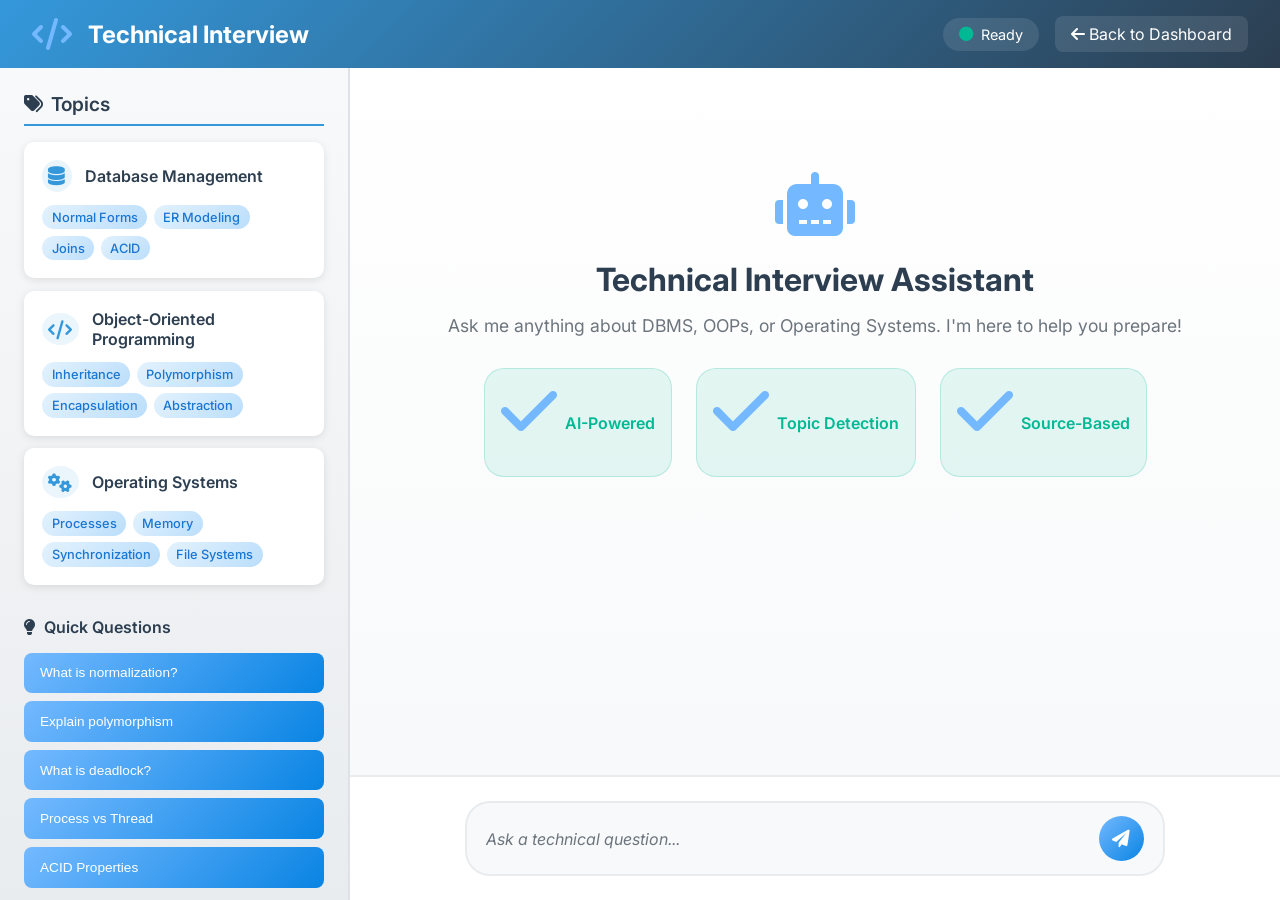
<file: backend/templates/rag_chat.html>
<!DOCTYPE html>
<html lang="en">
<head>
    <meta charset="UTF-8">
    <meta name="viewport" content="width=device-width, initial-scale=1.0">
    <title>Technical Interview - CS Interview Assistant</title>
    <link href="https://cdnjs.cloudflare.com/ajax/libs/font-awesome/6.0.0/css/all.min.css" rel="stylesheet">
    <link href="https://fonts.googleapis.com/css2?family=Inter:wght@300;400;500;600;700&display=swap" rel="stylesheet">
    <style>
        * {
            margin: 0;
            padding: 0;
            box-sizing: border-box;
        }

        body {
            font-family: 'Inter', sans-serif;
            background: linear-gradient(135deg, #667eea 0%, #764ba2 100%);
            min-height: 100vh;
            color: #333;
        }

        .container {
            display: flex;
            flex-direction: column;
            height: 100vh;
            max-width: 1400px;
            margin: 0 auto;
            background: rgba(255, 255, 255, 0.95);
            backdrop-filter: blur(20px);
            box-shadow: 0 20px 40px rgba(0, 0, 0, 0.1);
        }

        /* Header */
        .header {
            background: linear-gradient(135deg, #3498db 0%, #2c3e50 100%);
            color: white;
            padding: 1rem 2rem;
            box-shadow: 0 2px 10px rgba(0, 0, 0, 0.1);
            display: flex;
            justify-content: space-between;
            align-items: center;
        }

        .logo {
            display: flex;
            align-items: center;
            gap: 1rem;
        }

        .logo i {
            font-size: 2rem;
            color: #74b9ff;
        }

        .logo h1 {
            font-size: 1.5rem;
            font-weight: 700;
        }

        .header-controls {
            display: flex;
            align-items: center;
            gap: 1rem;
        }

        .status-indicator {
            display: flex;
            align-items: center;
            gap: 0.5rem;
            padding: 0.5rem 1rem;
            background: rgba(255, 255, 255, 0.1);
            border-radius: 25px;
            font-size: 0.9rem;
        }

        .status-ready { color: #00b894; }

        .back-btn {
            color: white;
            text-decoration: none;
            padding: 0.5rem 1rem;
            border-radius: 8px;
            background: rgba(255, 255, 255, 0.1);
            transition: all 0.3s ease;
        }

        .back-btn:hover {
            background: rgba(255, 255, 255, 0.2);
        }

        /* Main Content */
        .main-content {
            display: flex;
            flex: 1;
            overflow: hidden;
        }

        /* Sidebar */
        .sidebar {
            width: 350px;
            background: linear-gradient(180deg, #f8f9fa 0%, #e9ecef 100%);
            border-right: 2px solid #dee2e6;
            display: flex;
            flex-direction: column;
            overflow-y: auto;
        }

        .sidebar-content {
            padding: 1.5rem;
        }

        .sidebar h3 {
            color: #2c3e50;
            font-size: 1.2rem;
            font-weight: 600;
            margin-bottom: 1rem;
            padding-bottom: 0.5rem;
            border-bottom: 2px solid #3498db;
            display: flex;
            align-items: center;
            gap: 0.5rem;
        }

        .topics-list {
            display: flex;
            flex-direction: column;
            gap: 0.8rem;
            margin-bottom: 2rem;
        }

        .topic-card {
            background: white;
            border-radius: 10px;
            padding: 1rem;
            box-shadow: 0 2px 8px rgba(0, 0, 0, 0.1);
            border: 2px solid transparent;
            cursor: pointer;
            transition: all 0.3s ease;
        }

        .topic-card:hover {
            transform: translateY(-2px);
            box-shadow: 0 4px 15px rgba(0, 0, 0, 0.15);
            border-color: #74b9ff;
        }

        .topic-header {
            display: flex;
            align-items: center;
            gap: 0.8rem;
            font-weight: 600;
            color: #2c3e50;
            margin-bottom: 0.8rem;
        }

        .topic-header i {
            font-size: 1.2rem;
            color: #3498db;
            padding: 0.4rem;
            background: rgba(52, 152, 219, 0.1);
            border-radius: 50%;
        }

        .subtopics {
            display: flex;
            flex-wrap: wrap;
            gap: 0.4rem;
        }

        .subtopic {
            background: linear-gradient(135deg, #e3f2fd, #bbdefb);
            color: #1976d2;
            padding: 0.3rem 0.6rem;
            border-radius: 15px;
            font-size: 0.8rem;
            font-weight: 500;
        }

        .quick-questions h4 {
            color: #2c3e50;
            font-size: 1rem;
            font-weight: 600;
            margin-bottom: 1rem;
            display: flex;
            align-items: center;
            gap: 0.5rem;
        }

        .suggestion-btn {
            background: linear-gradient(135deg, #74b9ff, #0984e3);
            color: white;
            border: none;
            padding: 0.8rem 1rem;
            border-radius: 8px;
            font-size: 0.85rem;
            font-weight: 500;
            cursor: pointer;
            text-align: left;
            margin-bottom: 0.5rem;
            width: 100%;
            transition: all 0.3s ease;
        }

        .suggestion-btn:hover {
            transform: translateX(4px);
            box-shadow: 0 4px 12px rgba(116, 185, 255, 0.4);
        }

        /* Chat Section */
        .chat-section {
            flex: 1;
            display: flex;
            flex-direction: column;
            background: white;
        }

        .chat-container {
            display: flex;
            flex-direction: column;
            height: 100%;
        }

        .chat-messages {
            flex: 1;
            overflow-y: auto;
            padding: 1.5rem;
            background: linear-gradient(180deg, #ffffff 0%, #f8f9fa 100%);
        }

        .chat-messages::-webkit-scrollbar {
            width: 6px;
        }

        .chat-messages::-webkit-scrollbar-track {
            background: #f1f1f1;
            border-radius: 3px;
        }

        .chat-messages::-webkit-scrollbar-thumb {
            background: linear-gradient(var(--primary), #74b9ff);
            border-radius: 3px;
        }

        /* Welcome Message */
        .welcome-message {
            text-align: center;
            padding: 3rem 2rem;
            margin-top: 2rem;
        }

        .welcome-content i {
            font-size: 4rem;
            color: #74b9ff;
            margin-bottom: 1.5rem;
            animation: float 3s ease-in-out infinite;
        }

        @keyframes float {
            0%, 100% { transform: translateY(0px); }
            50% { transform: translateY(-8px); }
        }

        .welcome-content h2 {
            color: #2c3e50;
            margin-bottom: 1rem;
            font-size: 2rem;
            font-weight: 700;
        }

        .welcome-content p {
            color: #6c757d;
            font-size: 1.1rem;
            margin-bottom: 2rem;
        }

        .features {
            display: flex;
            justify-content: center;
            gap: 1.5rem;
            flex-wrap: wrap;
        }

        .feature {
            display: flex;
            align-items: center;
            gap: 0.5rem;
            color: #00b894;
            font-weight: 600;
            padding: 0.6rem 1rem;
            background: rgba(0, 184, 148, 0.1);
            border-radius: 20px;
            border: 1px solid rgba(0, 184, 148, 0.2);
        }

        /* Message Bubbles */
        .message {
            margin-bottom: 1.5rem;
            display: flex;
            gap: 1rem;
            animation: slideIn 0.3s ease-out;
        }

        @keyframes slideIn {
            from { opacity: 0; transform: translateY(15px); }
            to { opacity: 1; transform: translateY(0); }
        }

        .message.user {
            justify-content: flex-end;
        }

        .message.assistant {
            justify-content: flex-start;
        }

        .message-avatar {
            width: 45px;
            height: 45px;
            border-radius: 50%;
            display: flex;
            align-items: center;
            justify-content: center;
            color: white;
            font-size: 1.2rem;
            flex-shrink: 0;
            box-shadow: 0 2px 8px rgba(0, 0, 0, 0.1);
        }

        .message.user .message-avatar {
            background: linear-gradient(135deg, #a8e6cf, #7fcdcd);
        }

        .message.assistant .message-avatar {
            background: linear-gradient(135deg, #ffd93d, #ff6b6b);
        }

        .message-content {
            background: white;
            padding: 1.2rem 1.5rem;
            border-radius: 18px;
            max-width: 70%;
            box-shadow: 0 2px 8px rgba(0, 0, 0, 0.1);
            border: 1px solid #e9ecef;
        }

        .message.user .message-content {
            background: linear-gradient(135deg, #74b9ff, #0984e3);
            color: white;
            border: none;
        }

        .message.assistant .message-content {
            background: linear-gradient(135deg, #ffffff, #f8f9fa);
        }

        .message-text {
            line-height: 1.6;
            white-space: pre-wrap;
        }

        .message-meta {
            margin-top: 1rem;
            padding-top: 1rem;
            border-top: 1px solid rgba(0, 0, 0, 0.1);
            font-size: 0.85rem;
            opacity: 0.8;
        }

        .topic-badge {
            background: rgba(116, 185, 255, 0.15);
            color: #0984e3;
            padding: 0.3rem 0.8rem;
            border-radius: 12px;
            font-size: 0.8rem;
            font-weight: 600;
            margin-right: 0.5rem;
        }

        .sources-info {
            margin-top: 0.5rem;
            font-size: 0.8rem;
            opacity: 0.7;
            display: flex;
            align-items: center;
            gap: 0.4rem;
        }

        /* Chat Input */
        .chat-input-container {
            background: white;
            border-top: 2px solid #e9ecef;
            padding: 1.5rem;
        }

        .chat-input-wrapper {
            display: flex;
            gap: 1rem;
            align-items: center;
            background: #f8f9fa;
            border-radius: 25px;
            padding: 0.8rem 1.2rem;
            border: 2px solid #e9ecef;
            transition: all 0.3s ease;
            max-width: 700px;
            margin: 0 auto;
        }

        .chat-input-wrapper:focus-within {
            border-color: #74b9ff;
            background: white;
            box-shadow: 0 0 0 3px rgba(116, 185, 255, 0.1);
            transform: translateY(-1px);
        }

        #question-input {
            flex: 1;
            border: none;
            outline: none;
            background: transparent;
            font-size: 1rem;
            color: #2c3e50;
            font-family: inherit;
        }

        #question-input::placeholder {
            color: #6c757d;
            font-style: italic;
        }

        .send-btn {
            background: linear-gradient(135deg, #74b9ff, #0984e3);
            color: white;
            border: none;
            width: 45px;
            height: 45px;
            border-radius: 50%;
            cursor: pointer;
            display: flex;
            align-items: center;
            justify-content: center;
            transition: all 0.3s ease;
            flex-shrink: 0;
            font-size: 1.1rem;
        }

        .send-btn:hover {
            transform: scale(1.1);
            box-shadow: 0 4px 12px rgba(116, 185, 255, 0.4);
        }

        .send-btn:disabled {
            opacity: 0.6;
            cursor: not-allowed;
            transform: none;
        }

        .typing-indicator {
            color: #74b9ff;
            font-size: 0.9rem;
            display: flex;
            align-items: center;
            justify-content: center;
            gap: 0.3rem;
            font-weight: 500;
            margin-top: 0.8rem;
        }

        .typing-indicator i {
            animation: typing 1.4s infinite ease-in-out;
            font-size: 0.5rem;
        }

        .typing-indicator i:nth-child(1) { animation-delay: 0s; }
        .typing-indicator i:nth-child(2) { animation-delay: 0.2s; }
        .typing-indicator i:nth-child(3) { animation-delay: 0.4s; }

        @keyframes typing {
            0%, 60%, 100% { transform: translateY(0); }
            30% { transform: translateY(-6px); }
        }

        @media (max-width: 768px) {
            .sidebar {
                display: none;
            }
            
            .main-content {
                flex-direction: column;
            }
            
            .message-content {
                max-width: 85%;
            }
            
            .chat-messages {
                padding: 1rem;
            }
        }
    </style>
</head>
<body>
    <div class="container">
        <!-- Header -->
        <header class="header">
            <div class="logo">
                <i class="fas fa-code"></i>
                <h1>Technical Interview</h1>
            </div>
            <div class="header-controls">
                <span class="status-indicator" id="status-indicator">
                    <i class="fas fa-circle status-ready"></i> Ready
                </span>
                <a href="/dashboard" class="back-btn">
                    <i class="fas fa-arrow-left"></i> Back to Dashboard
                </a>
            </div>
        </header>

        <!-- Main Content -->
        <main class="main-content">
            <!-- Sidebar -->
            <aside class="sidebar">
                <div class="sidebar-content">
                    <h3><i class="fas fa-tags"></i> Topics</h3>
                    <div class="topics-list" id="topics-list">
                        <div class="topic-card" data-topic="DBMS">
                            <div class="topic-header">
                                <i class="fas fa-database"></i>
                                <span>Database Management</span>
                            </div>
                            <div class="subtopics">
                                <span class="subtopic">Normal Forms</span>
                                <span class="subtopic">ER Modeling</span>
                                <span class="subtopic">Joins</span>
                                <span class="subtopic">ACID</span>
                            </div>
                        </div>
                        
                        <div class="topic-card" data-topic="OOPs">
                            <div class="topic-header">
                                <i class="fas fa-code"></i>
                                <span>Object-Oriented Programming</span>
                            </div>
                            <div class="subtopics">
                                <span class="subtopic">Inheritance</span>
                                <span class="subtopic">Polymorphism</span>
                                <span class="subtopic">Encapsulation</span>
                                <span class="subtopic">Abstraction</span>
                            </div>
                        </div>
                        
                        <div class="topic-card" data-topic="OS">
                            <div class="topic-header">
                                <i class="fas fa-cogs"></i>
                                <span>Operating Systems</span>
                            </div>
                            <div class="subtopics">
                                <span class="subtopic">Processes</span>
                                <span class="subtopic">Memory</span>
                                <span class="subtopic">Synchronization</span>
                                <span class="subtopic">File Systems</span>
                            </div>
                        </div>
                    </div>

                    <div class="quick-questions">
                        <h4><i class="fas fa-lightbulb"></i> Quick Questions</h4>
                        <button class="suggestion-btn" data-question="What is normalization in DBMS?">
                            What is normalization?
                        </button>
                        <button class="suggestion-btn" data-question="Explain polymorphism in OOP">
                            Explain polymorphism
                        </button>
                        <button class="suggestion-btn" data-question="What is deadlock in operating systems?">
                            What is deadlock?
                        </button>
                        <button class="suggestion-btn" data-question="Difference between process and thread">
                            Process vs Thread
                        </button>
                        <button class="suggestion-btn" data-question="What are ACID properties?">
                            ACID Properties
                        </button>
                    </div>
                </div>
            </aside>

            <!-- Chat Area -->
            <section class="chat-section">
                <div class="chat-container">
                    <div class="chat-messages" id="chat-messages">
                        <div class="welcome-message">
                            <div class="welcome-content">
                                <i class="fas fa-robot"></i>
                                <h2>Technical Interview Assistant</h2>
                                <p>Ask me anything about DBMS, OOPs, or Operating Systems. I'm here to help you prepare!</p>
                                <div class="features">
                                    <span class="feature"><i class="fas fa-check"></i> AI-Powered</span>
                                    <span class="feature"><i class="fas fa-check"></i> Topic Detection</span>
                                    <span class="feature"><i class="fas fa-check"></i> Source-Based</span>
                                </div>
                            </div>
                        </div>
                    </div>

                    <div class="chat-input-container">
                        <div class="chat-input-wrapper">
                            <input type="text" 
                                   id="question-input" 
                                   placeholder="Ask a technical question..."
                                   autocomplete="off">
                            <button id="send-button" class="send-btn">
                                <i class="fas fa-paper-plane"></i>
                            </button>
                        </div>
                        <div class="typing-indicator" id="typing-indicator" style="display: none;">
                            <i class="fas fa-circle"></i>
                            <i class="fas fa-circle"></i>
                            <i class="fas fa-circle"></i>
                            AI is thinking...
                        </div>
                    </div>
                </div>
            </section>
        </main>
    </div>

    <script>
        // Global variables
        let isProcessing = false;

        // DOM elements
        const questionInput = document.getElementById('question-input');
        const sendButton = document.getElementById('send-button');
        const chatMessages = document.getElementById('chat-messages');
        const typingIndicator = document.getElementById('typing-indicator');

        // Initialize the application
        document.addEventListener('DOMContentLoaded', function() {
            setupEventListeners();
        });

        function setupEventListeners() {
            // Send button click
            sendButton.addEventListener('click', handleSendMessage);
            
            // Enter key press
            questionInput.addEventListener('keypress', function(e) {
                if (e.key === 'Enter' && !e.shiftKey) {
                    e.preventDefault();
                    handleSendMessage();
                }
            });
            
            // Suggestion buttons
            document.querySelectorAll('.suggestion-btn').forEach(btn => {
                btn.addEventListener('click', function() {
                    questionInput.value = this.dataset.question;
                    questionInput.focus();
                    handleSendMessage();
                });
            });
            
            // Topic cards
            document.querySelectorAll('.topic-card').forEach(card => {
                card.addEventListener('click', function() {
                    // Remove active class from all cards
                    document.querySelectorAll('.topic-card').forEach(c => c.classList.remove('active'));
                    // Add active class to clicked card
                    this.classList.add('active');
                });
            });
        }

        async function handleSendMessage() {
            const question = questionInput.value.trim();
            
            if (!question || isProcessing) return;
            
            // Clear input and disable send button
            questionInput.value = '';
            sendButton.disabled = true;
            isProcessing = true;
            
            // Add user message to chat
            addMessageToChat('user', question);
            
            // Show typing indicator
            showTypingIndicator();
            
            try {
                const response = await fetch('/api/query', {
                    method: 'POST',
                    headers: { 'Content-Type': 'application/json' },
                    body: JSON.stringify({ query: question })
                });
                
                const data = await response.json();
                
                if (data.success) {
                    addMessageToChat('assistant', data.answer, {
                        topic: data.detected_topic,
                        subtopic: data.detected_subtopic,
                        sourceCount: data.source_count,
                        sources: data.sources
                    });
                } else {
                    addMessageToChat('assistant', `Sorry, I encountered an error: ${data.error}`, { isError: true });
                }
                
            } catch (error) {
                console.error('Error:', error);
                addMessageToChat('assistant', 'Connection error. Please try again.', { isError: true });
            } finally {
                hideTypingIndicator();
                isProcessing = false;
                sendButton.disabled = false;
                questionInput.focus();
            }
        }

        function addMessageToChat(sender, text, metadata = {}) {
            // Remove welcome message if this is the first real message
            const welcomeMessage = document.querySelector('.welcome-message');
            if (welcomeMessage && sender === 'user') {
                welcomeMessage.remove();
            }
            
            const messageDiv = document.createElement('div');
            messageDiv.className = `message ${sender}`;
            
            let avatarIcon = sender === 'user' ? 'fa-user' : 'fa-robot';
            let messageHTML = `
                <div class="message-avatar">
                    <i class="fas ${avatarIcon}"></i>
                </div>
                <div class="message-content">
                    <div class="message-text">${formatMessageText(text)}</div>
            `;
            
            // Add metadata for assistant messages
            if (sender === 'assistant' && !metadata.isError) {
                messageHTML += `<div class="message-meta">`;
                
                if (metadata.topic) {
                    messageHTML += `<span class="topic-badge">${metadata.topic}`;
                    if (metadata.subtopic) {
                        messageHTML += ` → ${metadata.subtopic}`;
                    }
                    messageHTML += `</span>`;
                }
                
                if (metadata.sourceCount) {
                    messageHTML += `<div class="sources-info">
                        <i class="fas fa-book"></i> Based on ${metadata.sourceCount} sources
                    </div>`;
                }
                
                messageHTML += `</div>`;
            }
            
            messageHTML += `</div>`;
            messageDiv.innerHTML = messageHTML;
            
            chatMessages.appendChild(messageDiv);
            chatMessages.scrollTop = chatMessages.scrollHeight;
        }

        function formatMessageText(text) {
            return text
                .replace(/\n/g, '<br>')
                .replace(/\*\*(.*?)\*\*/g, '<strong>$1</strong>')
                .replace(/\*(.*?)\*/g, '<em>$1</em>')
                .replace(/`(.*?)`/g, '<code style="background: #f1f3f4; padding: 2px 4px; border-radius: 3px;">$1</code>');
        }

        function showTypingIndicator() {
            typingIndicator.style.display = 'flex';
        }

        function hideTypingIndicator() {
            typingIndicator.style.display = 'none';
        }
    </script>
</body>
</html>
</file>
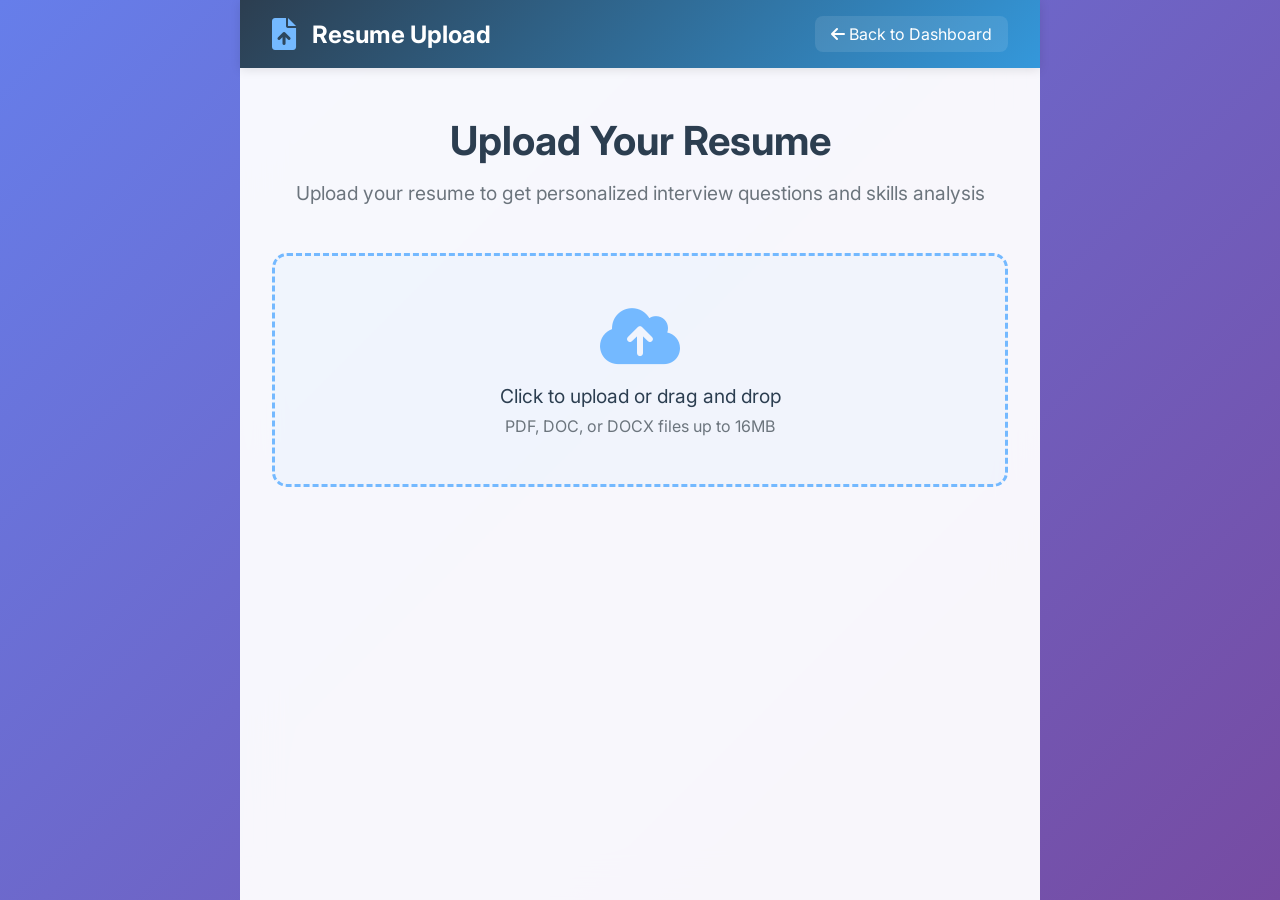
<file: backend/templates/resume_upload.html>
<!DOCTYPE html>
<html lang="en">
<head>
    <meta charset="UTF-8">
    <meta name="viewport" content="width=device-width, initial-scale=1.0">
    <title>Resume Upload - CS Interview Assistant</title>
    <link href="https://cdnjs.cloudflare.com/ajax/libs/font-awesome/6.0.0/css/all.min.css" rel="stylesheet">
    <link href="https://fonts.googleapis.com/css2?family=Inter:wght@300;400;500;600;700&display=swap" rel="stylesheet">
    <style>
        * {
            margin: 0;
            padding: 0;
            box-sizing: border-box;
        }

        body {
            font-family: 'Inter', sans-serif;
            background: linear-gradient(135deg, #667eea 0%, #764ba2 100%);
            min-height: 100vh;
            color: #333;
        }

        .container {
            max-width: 800px;
            margin: 0 auto;
            background: rgba(255, 255, 255, 0.95);
            backdrop-filter: blur(20px);
            min-height: 100vh;
        }

        .header {
            background: linear-gradient(135deg, #2c3e50 0%, #3498db 100%);
            color: white;
            padding: 1rem 2rem;
            box-shadow: 0 2px 10px rgba(0, 0, 0, 0.1);
            display: flex;
            justify-content: space-between;
            align-items: center;
        }

        .logo {
            display: flex;
            align-items: center;
            gap: 1rem;
        }

        .logo i {
            font-size: 2rem;
            color: #74b9ff;
        }

        .logo h1 {
            font-size: 1.5rem;
            font-weight: 700;
        }

        .back-btn {
            color: white;
            text-decoration: none;
            padding: 0.5rem 1rem;
            border-radius: 8px;
            background: rgba(255, 255, 255, 0.1);
            transition: all 0.3s ease;
        }

        .back-btn:hover {
            background: rgba(255, 255, 255, 0.2);
        }

        .main-content {
            padding: 3rem 2rem;
        }

        .upload-section {
            text-align: center;
            margin-bottom: 3rem;
        }

        .upload-section h2 {
            font-size: 2.5rem;
            color: #2c3e50;
            margin-bottom: 1rem;
        }

        .upload-section p {
            font-size: 1.2rem;
            color: #6c757d;
            margin-bottom: 3rem;
        }

        .upload-area {
            border: 3px dashed #74b9ff;
            border-radius: 15px;
            padding: 3rem 2rem;
            background: rgba(116, 185, 255, 0.05);
            transition: all 0.3s ease;
            cursor: pointer;
            margin-bottom: 2rem;
        }

        .upload-area:hover, .upload-area.dragover {
            border-color: #0984e3;
            background: rgba(116, 185, 255, 0.1);
            transform: translateY(-2px);
        }

        .upload-icon {
            font-size: 4rem;
            color: #74b9ff;
            margin-bottom: 1rem;
        }

        .upload-text {
            font-size: 1.2rem;
            color: #2c3e50;
            margin-bottom: 0.5rem;
        }

        .upload-subtext {
            color: #6c757d;
            font-size: 1rem;
        }

        .file-input {
            display: none;
        }

        .upload-btn {
            background: linear-gradient(135deg, #74b9ff, #0984e3);
            color: white;
            padding: 1rem 2rem;
            border: none;
            border-radius: 12px;
            font-size: 1rem;
            font-weight: 600;
            cursor: pointer;
            transition: all 0.3s ease;
            margin-top: 1rem;
        }

        .upload-btn:hover {
            transform: translateY(-2px);
            box-shadow: 0 8px 25px rgba(116, 185, 255, 0.4);
        }

        .upload-btn:disabled {
            opacity: 0.6;
            cursor: not-allowed;
            transform: none;
        }

        .progress-bar {
            width: 100%;
            height: 8px;
            background: #e9ecef;
            border-radius: 4px;
            margin: 1rem 0;
            overflow: hidden;
            display: none;
        }

        .progress-fill {
            height: 100%;
            background: linear-gradient(90deg, #74b9ff, #0984e3);
            width: 0%;
            transition: width 0.3s ease;
        }

        .results-section {
            background: white;
            border-radius: 15px;
            padding: 2rem;
            box-shadow: 0 4px 15px rgba(0, 0, 0, 0.1);
            display: none;
        }

        .results-header {
            text-align: center;
            margin-bottom: 2rem;
        }

        .results-header h3 {
            color: #27ae60;
            font-size: 1.8rem;
            margin-bottom: 0.5rem;
        }

        .results-grid {
            display: grid;
            grid-template-columns: repeat(auto-fit, minmax(250px, 1fr));
            gap: 1.5rem;
        }

        .result-card {
            background: #f8f9fa;
            border-radius: 10px;
            padding: 1.5rem;
            border-left: 4px solid #74b9ff;
        }

        .result-card h4 {
            color: #2c3e50;
            margin-bottom: 1rem;
            font-size: 1.1rem;
        }

        .skills-list {
            display: flex;
            flex-wrap: wrap;
            gap: 0.5rem;
        }

        .skill-tag {
            background: linear-gradient(135deg, #74b9ff, #0984e3);
            color: white;
            padding: 0.3rem 0.8rem;
            border-radius: 20px;
            font-size: 0.8rem;
            font-weight: 500;
        }

        .message {
            padding: 1rem;
            border-radius: 8px;
            margin-bottom: 1rem;
            display: none;
        }

        .message.success {
            background: #d4edda;
            color: #155724;
            border: 1px solid #c3e6cb;
        }

        .message.error {
            background: #f8d7da;
            color: #721c24;
            border: 1px solid #f5c6cb;
        }

        .loading {
            display: inline-block;
            width: 20px;
            height: 20px;
            border: 3px solid rgba(255,255,255,.3);
            border-radius: 50%;
            border-top-color: #fff;
            animation: spin 1s ease-in-out infinite;
        }

        @keyframes spin {
            to { transform: rotate(360deg); }
        }

        @media (max-width: 768px) {
            .main-content {
                padding: 2rem 1rem;
            }

            .upload-section h2 {
                font-size: 2rem;
            }

            .upload-area {
                padding: 2rem 1rem;
            }

            .results-grid {
                grid-template-columns: 1fr;
            }
        }
    </style>
</head>
<body>
    <div class="container">
        <header class="header">
            <div class="logo">
                <i class="fas fa-file-upload"></i>
                <h1>Resume Upload</h1>
            </div>
            <a href="/dashboard" class="back-btn">
                <i class="fas fa-arrow-left"></i> Back to Dashboard
            </a>
        </header>

        <main class="main-content">
            <section class="upload-section">
                <h2>Upload Your Resume</h2>
                <p>Upload your resume to get personalized interview questions and skills analysis</p>

                <div id="message" class="message"></div>

                <div class="upload-area" id="upload-area" onclick="document.getElementById('file-input').click()">
                    <i class="fas fa-cloud-upload-alt upload-icon"></i>
                    <div class="upload-text">Click to upload or drag and drop</div>
                    <div class="upload-subtext">PDF, DOC, or DOCX files up to 16MB</div>
                </div>

                <input type="file" id="file-input" class="file-input" accept=".pdf,.doc,.docx">
                
                <div class="progress-bar" id="progress-bar">
                    <div class="progress-fill" id="progress-fill"></div>
                </div>

                <button class="upload-btn" id="upload-btn" style="display: none;">
                    <span id="btn-text">Upload Resume</span>
                    <span id="btn-loading" class="loading" style="display: none;"></span>
                </button>
            </section>

            <section class="results-section" id="results-section">
                <div class="results-header">
                    <h3><i class="fas fa-check-circle"></i> Resume Analysis Complete!</h3>
                    <p>Here's what we found in your resume:</p>
                </div>

                <div class="results-grid">
                    <div class="result-card">
                        <h4><i class="fas fa-cogs"></i> Extracted Skills</h4>
                        <div class="skills-list" id="skills-list">
                            <!-- Skills will be populated here -->
                        </div>
                    </div>

                    <div class="result-card">
                        <h4><i class="fas fa-calendar-alt"></i> Experience</h4>
                        <p id="experience-text">0 years</p>
                    </div>

                    <div class="result-card">
                        <h4><i class="fas fa-lightbulb"></i> Next Steps</h4>
                        <p>Your profile has been updated! You can now:</p>
                        <ul style="margin-top: 0.5rem; padding-left: 1rem;">
                            <li><a href="/technical_chat" style="color: #74b9ff;">Start technical practice</a></li>
                            <li><a href="/hr_interview" style="color: #74b9ff;">Practice HR questions</a></li>
                        </ul>
                    </div>
                </div>
            </section>
        </main>
    </div>

    <script>
        document.addEventListener('DOMContentLoaded', function() {
            const uploadArea = document.getElementById('upload-area');
            const fileInput = document.getElementById('file-input');
            const uploadBtn = document.getElementById('upload-btn');
            const progressBar = document.getElementById('progress-bar');
            const progressFill = document.getElementById('progress-fill');
            const message = document.getElementById('message');
            const resultsSection = document.getElementById('results-section');
            const btnText = document.getElementById('btn-text');
            const btnLoading = document.getElementById('btn-loading');

            let selectedFile = null;

            // Drag and drop functionality
            uploadArea.addEventListener('dragover', function(e) {
                e.preventDefault();
                uploadArea.classList.add('dragover');
            });

            uploadArea.addEventListener('dragleave', function(e) {
                e.preventDefault();
                uploadArea.classList.remove('dragover');
            });

            uploadArea.addEventListener('drop', function(e) {
                e.preventDefault();
                uploadArea.classList.remove('dragover');
                const files = e.dataTransfer.files;
                if (files.length > 0) {
                    handleFileSelect(files[0]);
                }
            });

            fileInput.addEventListener('change', function(e) {
                if (e.target.files.length > 0) {
                    handleFileSelect(e.target.files[0]);
                }
            });

            uploadBtn.addEventListener('click', uploadResume);

            function handleFileSelect(file) {
                if (!isValidFile(file)) {
                    showMessage('Please select a valid PDF, DOC, or DOCX file (max 16MB)', 'error');
                    return;
                }

                selectedFile = file;
                updateUploadArea(file);
                uploadBtn.style.display = 'inline-block';
                hideMessage();
            }

            function isValidFile(file) {
                const allowedTypes = ['application/pdf', 'application/msword', 
                                     'application/vnd.openxmlformats-officedocument.wordprocessingml.document'];
                const maxSize = 16 * 1024 * 1024; // 16MB

                return allowedTypes.includes(file.type) && file.size <= maxSize;
            }

            function updateUploadArea(file) {
                const icon = uploadArea.querySelector('.upload-icon');
                const text = uploadArea.querySelector('.upload-text');
                const subtext = uploadArea.querySelector('.upload-subtext');

                icon.className = 'fas fa-file-alt upload-icon';
                text.textContent = `Selected: ${file.name}`;
                subtext.textContent = `Size: ${(file.size / 1024 / 1024).toFixed(2)} MB`;
                uploadArea.style.borderColor = '#27ae60';
                uploadArea.style.background = 'rgba(39, 174, 96, 0.1)';
            }

            async function uploadResume() {
                if (!selectedFile) {
                    showMessage('Please select a file first', 'error');
                    return;
                }

                const formData = new FormData();
                formData.append('resume', selectedFile);

                // Show loading state
                uploadBtn.disabled = true;
                btnText.style.display = 'none';
                btnLoading.style.display = 'inline-block';
                progressBar.style.display = 'block';
                hideMessage();

                try {
                    const response = await fetch('/upload_resume', {
                        method: 'POST',
                        body: formData
                    });

                    const data = await response.json();

                    if (data.success) {
                        showMessage('Resume uploaded and analyzed successfully!', 'success');
                        displayResults(data.data);
                        progressFill.style.width = '100%';
                    } else {
                        showMessage(data.message || 'Upload failed', 'error');
                    }
                } catch (error) {
                    showMessage('Connection error. Please try again.', 'error');
                } finally {
                    // Reset loading state
                    uploadBtn.disabled = false;
                    btnText.style.display = 'inline';
                    btnLoading.style.display = 'none';
                    setTimeout(() => {
                        progressBar.style.display = 'none';
                        progressFill.style.width = '0%';
                    }, 2000);
                }
            }

            function displayResults(data) {
                const skillsList = document.getElementById('skills-list');
                const experienceText = document.getElementById('experience-text');

                // Display skills
                skillsList.innerHTML = '';
                if (data.skills && data.skills.length > 0) {
                    data.skills.forEach(skill => {
                        const skillTag = document.createElement('span');
                        skillTag.className = 'skill-tag';
                        skillTag.textContent = skill;
                        skillsList.appendChild(skillTag);
                    });
                } else {
                    skillsList.innerHTML = '<span style="color: #6c757d;">No technical skills detected</span>';
                }

                // Display experience
                experienceText.textContent = `${data.experience_years} year${data.experience_years !== 1 ? 's' : ''}`;

                // Show results section
                resultsSection.style.display = 'block';
                resultsSection.scrollIntoView({ behavior: 'smooth' });
            }

            function showMessage(text, type) {
                message.textContent = text;
                message.className = `message ${type}`;
                message.style.display = 'block';
            }

            function hideMessage() {
                message.style.display = 'none';
            }
        });
    </script>
</body>
</html>
</file>
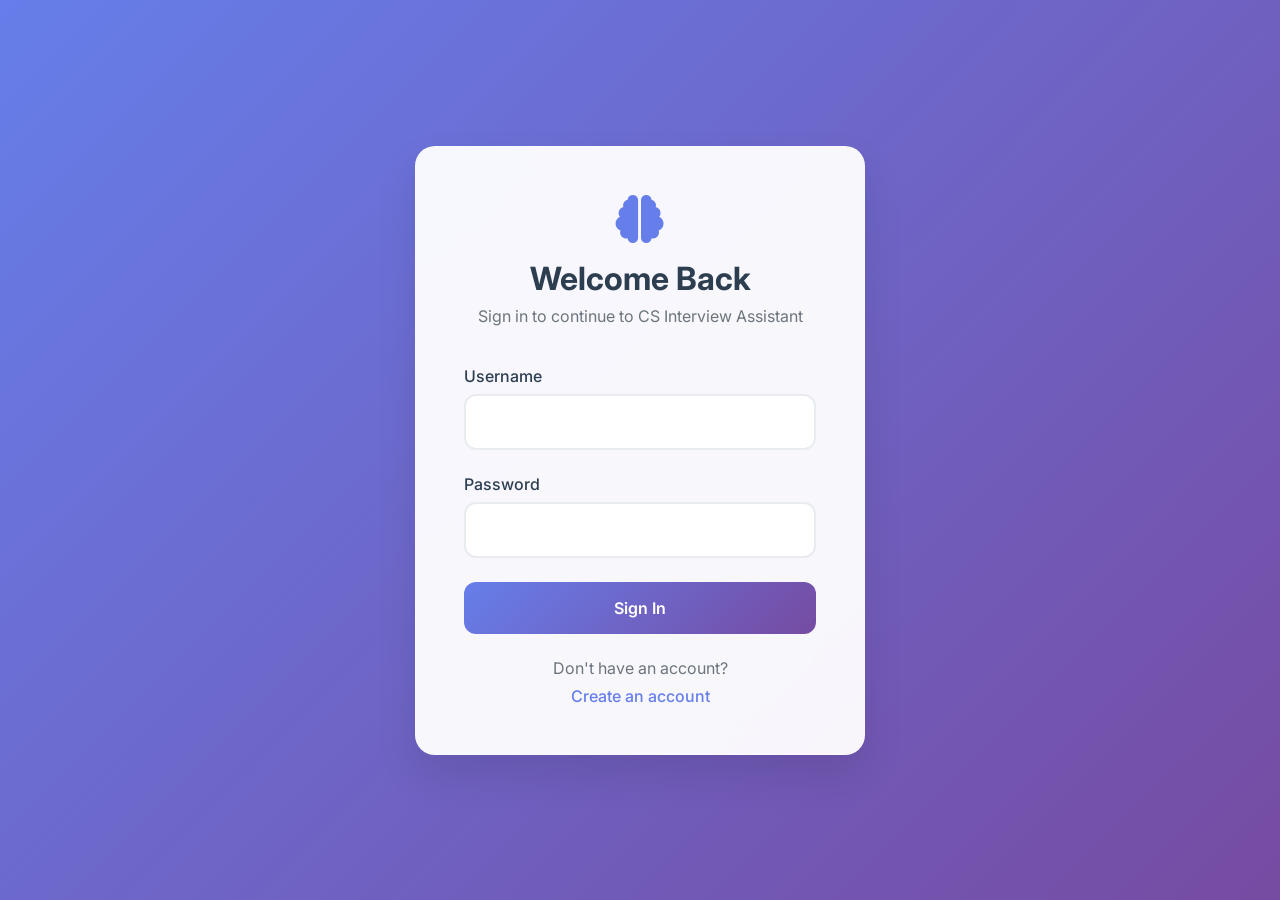
<file: backend/templates/auth/login.html>
<!DOCTYPE html>
<html lang="en">
<head>
    <meta charset="UTF-8">
    <meta name="viewport" content="width=device-width, initial-scale=1.0">
    <title>Login - CS Interview Assistant</title>
    <link href="https://cdnjs.cloudflare.com/ajax/libs/font-awesome/6.0.0/css/all.min.css" rel="stylesheet">
    <link href="https://fonts.googleapis.com/css2?family=Inter:wght@300;400;500;600;700&display=swap" rel="stylesheet">
    <style>
        * {
            margin: 0;
            padding: 0;
            box-sizing: border-box;
        }

        body {
            font-family: 'Inter', sans-serif;
            background: linear-gradient(135deg, #667eea 0%, #764ba2 100%);
            min-height: 100vh;
            display: flex;
            align-items: center;
            justify-content: center;
            color: #333;
        }

        .auth-container {
            background: rgba(255, 255, 255, 0.95);
            backdrop-filter: blur(20px);
            border-radius: 20px;
            padding: 3rem;
            box-shadow: 0 20px 40px rgba(0, 0, 0, 0.1);
            width: 100%;
            max-width: 450px;
            border: 1px solid rgba(255, 255, 255, 0.2);
        }

        .auth-header {
            text-align: center;
            margin-bottom: 2.5rem;
        }

        .auth-header i {
            font-size: 3rem;
            color: #667eea;
            margin-bottom: 1rem;
            display: block;
        }

        .auth-header h1 {
            font-size: 2rem;
            font-weight: 700;
            color: #2c3e50;
            margin-bottom: 0.5rem;
        }

        .auth-header p {
            color: #6c757d;
            font-size: 1rem;
        }

        .form-group {
            margin-bottom: 1.5rem;
        }

        .form-group label {
            display: block;
            margin-bottom: 0.5rem;
            color: #2c3e50;
            font-weight: 500;
        }

        .form-input {
            width: 100%;
            padding: 1rem 1.25rem;
            border: 2px solid #e9ecef;
            border-radius: 12px;
            font-size: 1rem;
            background: #fff;
            transition: all 0.3s ease;
            font-family: inherit;
        }

        .form-input:focus {
            outline: none;
            border-color: #667eea;
            box-shadow: 0 0 0 3px rgba(102, 126, 234, 0.1);
        }

        .form-input.error {
            border-color: #e74c3c;
        }

        .btn {
            width: 100%;
            padding: 1rem 1.5rem;
            background: linear-gradient(135deg, #667eea, #764ba2);
            color: white;
            border: none;
            border-radius: 12px;
            font-size: 1rem;
            font-weight: 600;
            cursor: pointer;
            transition: all 0.3s ease;
            font-family: inherit;
            margin-bottom: 1.5rem;
        }

        .btn:hover {
            transform: translateY(-2px);
            box-shadow: 0 10px 25px rgba(102, 126, 234, 0.3);
        }

        .btn:disabled {
            opacity: 0.6;
            cursor: not-allowed;
            transform: none;
        }

        .auth-links {
            text-align: center;
        }

        .auth-links p {
            color: #6c757d;
            margin-bottom: 0.5rem;
        }

        .auth-links a {
            color: #667eea;
            text-decoration: none;
            font-weight: 500;
            transition: color 0.3s ease;
        }

        .auth-links a:hover {
            color: #764ba2;
        }

        .error-message {
            background: #fee;
            color: #e74c3c;
            padding: 1rem;
            border-radius: 8px;
            margin-bottom: 1.5rem;
            font-size: 0.9rem;
            display: none;
        }

        .success-message {
            background: #efe;
            color: #27ae60;
            padding: 1rem;
            border-radius: 8px;
            margin-bottom: 1.5rem;
            font-size: 0.9rem;
            display: none;
        }

        .loading {
            display: inline-block;
            width: 20px;
            height: 20px;
            border: 3px solid rgba(255,255,255,.3);
            border-radius: 50%;
            border-top-color: #fff;
            animation: spin 1s ease-in-out infinite;
        }

        @keyframes spin {
            to { transform: rotate(360deg); }
        }

        @media (max-width: 480px) {
            .auth-container {
                margin: 1rem;
                padding: 2rem;
            }
            
            .auth-header h1 {
                font-size: 1.7rem;
            }
        }
    </style>
</head>
<body>
    <div class="auth-container">
        <div class="auth-header">
            <i class="fas fa-brain"></i>
            <h1>Welcome Back</h1>
            <p>Sign in to continue to CS Interview Assistant</p>
        </div>

        <div id="error-message" class="error-message"></div>
        <div id="success-message" class="success-message"></div>

        <form id="login-form">
            <div class="form-group">
                <label for="username">Username</label>
                <input type="text" id="username" class="form-input" required>
            </div>

            <div class="form-group">
                <label for="password">Password</label>
                <input type="password" id="password" class="form-input" required>
            </div>

            <button type="submit" class="btn" id="login-btn">
                <span id="btn-text">Sign In</span>
                <span id="btn-loading" class="loading" style="display: none;"></span>
            </button>
        </form>

        <div class="auth-links">
            <p>Don't have an account?</p>
            <a href="/signup">Create an account</a>
        </div>
    </div>

    <script>
        document.addEventListener('DOMContentLoaded', function() {
            const form = document.getElementById('login-form');
            const errorMessage = document.getElementById('error-message');
            const successMessage = document.getElementById('success-message');
            const loginBtn = document.getElementById('login-btn');
            const btnText = document.getElementById('btn-text');
            const btnLoading = document.getElementById('btn-loading');

            form.addEventListener('submit', async function(e) {
                e.preventDefault();
                
                const username = document.getElementById('username').value.trim();
                const password = document.getElementById('password').value;

                if (!username || !password) {
                    showError('Please fill in all fields');
                    return;
                }

                // Show loading state
                loginBtn.disabled = true;
                btnText.style.display = 'none';
                btnLoading.style.display = 'inline-block';
                hideMessages();

                try {
                    const response = await fetch('/login', {
                        method: 'POST',
                        headers: {
                            'Content-Type': 'application/json',
                        },
                        body: JSON.stringify({
                            username: username,
                            password: password
                        })
                    });

                    const data = await response.json();

                    if (data.success) {
                        showSuccess('Login successful! Redirecting...');
                        setTimeout(() => {
                            window.location.href = '/dashboard';
                        }, 1000);
                    } else {
                        showError(data.message || 'Login failed');
                    }
                } catch (error) {
                    showError('Connection error. Please try again.');
                } finally {
                    // Reset loading state
                    loginBtn.disabled = false;
                    btnText.style.display = 'inline';
                    btnLoading.style.display = 'none';
                }
            });

            function showError(message) {
                errorMessage.textContent = message;
                errorMessage.style.display = 'block';
                successMessage.style.display = 'none';
            }

            function showSuccess(message) {
                successMessage.textContent = message;
                successMessage.style.display = 'block';
                errorMessage.style.display = 'none';
            }

            function hideMessages() {
                errorMessage.style.display = 'none';
                successMessage.style.display = 'none';
            }
        });
    </script>
</body>
</html>
</file>
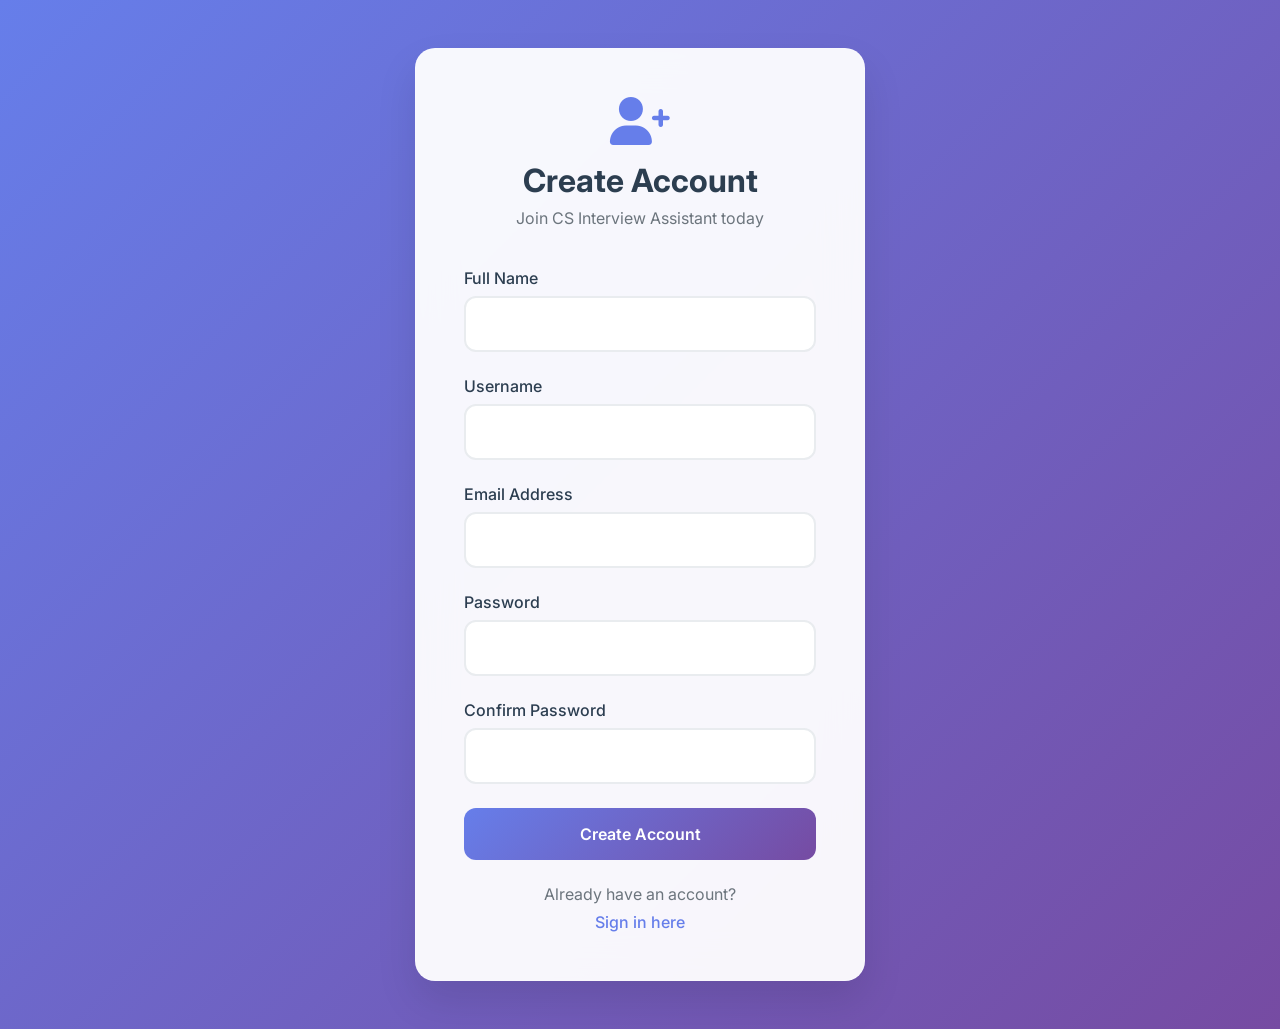
<file: backend/templates/auth/signup.html>
<!DOCTYPE html>
<html lang="en">
<head>
    <meta charset="UTF-8">
    <meta name="viewport" content="width=device-width, initial-scale=1.0">
    <title>Sign Up - CS Interview Assistant</title>
    <link href="https://cdnjs.cloudflare.com/ajax/libs/font-awesome/6.0.0/css/all.min.css" rel="stylesheet">
    <link href="https://fonts.googleapis.com/css2?family=Inter:wght@300;400;500;600;700&display=swap" rel="stylesheet">
    <style>
        * {
            margin: 0;
            padding: 0;
            box-sizing: border-box;
        }

        body {
            font-family: 'Inter', sans-serif;
            background: linear-gradient(135deg, #667eea 0%, #764ba2 100%);
            min-height: 100vh;
            display: flex;
            align-items: center;
            justify-content: center;
            color: #333;
            padding: 2rem 0;
        }

        .auth-container {
            background: rgba(255, 255, 255, 0.95);
            backdrop-filter: blur(20px);
            border-radius: 20px;
            padding: 3rem;
            box-shadow: 0 20px 40px rgba(0, 0, 0, 0.1);
            width: 100%;
            max-width: 450px;
            border: 1px solid rgba(255, 255, 255, 0.2);
            margin: 1rem;
        }

        .auth-header {
            text-align: center;
            margin-bottom: 2.5rem;
        }

        .auth-header i {
            font-size: 3rem;
            color: #667eea;
            margin-bottom: 1rem;
            display: block;
        }

        .auth-header h1 {
            font-size: 2rem;
            font-weight: 700;
            color: #2c3e50;
            margin-bottom: 0.5rem;
        }

        .auth-header p {
            color: #6c757d;
            font-size: 1rem;
        }

        .form-group {
            margin-bottom: 1.5rem;
        }

        .form-group label {
            display: block;
            margin-bottom: 0.5rem;
            color: #2c3e50;
            font-weight: 500;
        }

        .form-input {
            width: 100%;
            padding: 1rem 1.25rem;
            border: 2px solid #e9ecef;
            border-radius: 12px;
            font-size: 1rem;
            background: #fff;
            transition: all 0.3s ease;
            font-family: inherit;
        }

        .form-input:focus {
            outline: none;
            border-color: #667eea;
            box-shadow: 0 0 0 3px rgba(102, 126, 234, 0.1);
        }

        .form-input.error {
            border-color: #e74c3c;
        }

        .btn {
            width: 100%;
            padding: 1rem 1.5rem;
            background: linear-gradient(135deg, #667eea, #764ba2);
            color: white;
            border: none;
            border-radius: 12px;
            font-size: 1rem;
            font-weight: 600;
            cursor: pointer;
            transition: all 0.3s ease;
            font-family: inherit;
            margin-bottom: 1.5rem;
        }

        .btn:hover {
            transform: translateY(-2px);
            box-shadow: 0 10px 25px rgba(102, 126, 234, 0.3);
        }

        .btn:disabled {
            opacity: 0.6;
            cursor: not-allowed;
            transform: none;
        }

        .auth-links {
            text-align: center;
        }

        .auth-links p {
            color: #6c757d;
            margin-bottom: 0.5rem;
        }

        .auth-links a {
            color: #667eea;
            text-decoration: none;
            font-weight: 500;
            transition: color 0.3s ease;
        }

        .auth-links a:hover {
            color: #764ba2;
        }

        .error-message, .success-message {
            padding: 1rem;
            border-radius: 8px;
            margin-bottom: 1.5rem;
            font-size: 0.9rem;
            display: none;
        }

        .error-message {
            background: #fee;
            color: #e74c3c;
        }

        .success-message {
            background: #efe;
            color: #27ae60;
        }

        .loading {
            display: inline-block;
            width: 20px;
            height: 20px;
            border: 3px solid rgba(255,255,255,.3);
            border-radius: 50%;
            border-top-color: #fff;
            animation: spin 1s ease-in-out infinite;
        }

        @keyframes spin {
            to { transform: rotate(360deg); }
        }

        .password-strength {
            margin-top: 0.5rem;
            font-size: 0.8rem;
        }

        .strength-weak { color: #e74c3c; }
        .strength-medium { color: #f39c12; }
        .strength-strong { color: #27ae60; }

        @media (max-width: 480px) {
            .auth-container {
                padding: 2rem;
            }
            
            .auth-header h1 {
                font-size: 1.7rem;
            }
        }
    </style>
</head>
<body>
    <div class="auth-container">
        <div class="auth-header">
            <i class="fas fa-user-plus"></i>
            <h1>Create Account</h1>
            <p>Join CS Interview Assistant today</p>
        </div>

        <div id="error-message" class="error-message"></div>
        <div id="success-message" class="success-message"></div>

        <form id="signup-form">
            <div class="form-group">
                <label for="full_name">Full Name</label>
                <input type="text" id="full_name" class="form-input" required>
            </div>

            <div class="form-group">
                <label for="username">Username</label>
                <input type="text" id="username" class="form-input" required>
            </div>

            <div class="form-group">
                <label for="email">Email Address</label>
                <input type="email" id="email" class="form-input" required>
            </div>

            <div class="form-group">
                <label for="password">Password</label>
                <input type="password" id="password" class="form-input" required>
                <div id="password-strength" class="password-strength"></div>
            </div>

            <div class="form-group">
                <label for="confirm_password">Confirm Password</label>
                <input type="password" id="confirm_password" class="form-input" required>
            </div>

            <button type="submit" class="btn" id="signup-btn">
                <span id="btn-text">Create Account</span>
                <span id="btn-loading" class="loading" style="display: none;"></span>
            </button>
        </form>

        <div class="auth-links">
            <p>Already have an account?</p>
            <a href="/login">Sign in here</a>
        </div>
    </div>

    <script>
        document.addEventListener('DOMContentLoaded', function() {
            const form = document.getElementById('signup-form');
            const errorMessage = document.getElementById('error-message');
            const successMessage = document.getElementById('success-message');
            const signupBtn = document.getElementById('signup-btn');
            const btnText = document.getElementById('btn-text');
            const btnLoading = document.getElementById('btn-loading');
            const passwordInput = document.getElementById('password');
            const strengthIndicator = document.getElementById('password-strength');

            // Password strength checker
            passwordInput.addEventListener('input', function() {
                const password = this.value;
                const strength = checkPasswordStrength(password);
                updateStrengthIndicator(strength);
            });

            form.addEventListener('submit', async function(e) {
                e.preventDefault();
                
                const fullName = document.getElementById('full_name').value.trim();
                const username = document.getElementById('username').value.trim();
                const email = document.getElementById('email').value.trim();
                const password = document.getElementById('password').value;
                const confirmPassword = document.getElementById('confirm_password').value;

                // Validation
                if (!fullName || !username || !email || !password || !confirmPassword) {
                    showError('Please fill in all fields');
                    return;
                }

                if (password !== confirmPassword) {
                    showError('Passwords do not match');
                    return;
                }

                if (password.length < 6) {
                    showError('Password must be at least 6 characters long');
                    return;
                }

                if (!isValidEmail(email)) {
                    showError('Please enter a valid email address');
                    return;
                }

                // Show loading state
                signupBtn.disabled = true;
                btnText.style.display = 'none';
                btnLoading.style.display = 'inline-block';
                hideMessages();

                try {
                    const response = await fetch('/signup', {
                        method: 'POST',
                        headers: {
                            'Content-Type': 'application/json',
                        },
                        body: JSON.stringify({
                            full_name: fullName,
                            username: username,
                            email: email,
                            password: password
                        })
                    });

                    const data = await response.json();

                    if (data.success) {
                        showSuccess('Account created successfully! Redirecting...');
                        setTimeout(() => {
                            window.location.href = '/dashboard';
                        }, 1000);
                    } else {
                        showError(data.message || 'Registration failed');
                    }
                } catch (error) {
                    showError('Connection error. Please try again.');
                } finally {
                    // Reset loading state
                    signupBtn.disabled = false;
                    btnText.style.display = 'inline';
                    btnLoading.style.display = 'none';
                }
            });

            function checkPasswordStrength(password) {
                let score = 0;
                
                if (password.length >= 8) score++;
                if (password.match(/[a-z]/)) score++;
                if (password.match(/[A-Z]/)) score++;
                if (password.match(/[0-9]/)) score++;
                if (password.match(/[^a-zA-Z0-9]/)) score++;
                
                return score;
            }

            function updateStrengthIndicator(strength) {
                let text = '';
                let className = '';
                
                if (strength <= 2) {
                    text = 'Weak password';
                    className = 'strength-weak';
                } else if (strength <= 4) {
                    text = 'Medium password';
                    className = 'strength-medium';
                } else {
                    text = 'Strong password';
                    className = 'strength-strong';
                }
                
                strengthIndicator.textContent = text;
                strengthIndicator.className = `password-strength ${className}`;
            }

            function isValidEmail(email) {
                const emailRegex = /^[^\s@]+@[^\s@]+\.[^\s@]+$/;
                return emailRegex.test(email);
            }

            function showError(message) {
                errorMessage.textContent = message;
                errorMessage.style.display = 'block';
                successMessage.style.display = 'none';
            }

            function showSuccess(message) {
                successMessage.textContent = message;
                successMessage.style.display = 'block';
                errorMessage.style.display = 'none';
            }

            function hideMessages() {
                errorMessage.style.display = 'none';
                successMessage.style.display = 'none';
            }
        });
    </script>
</body>
</html>
</file>
